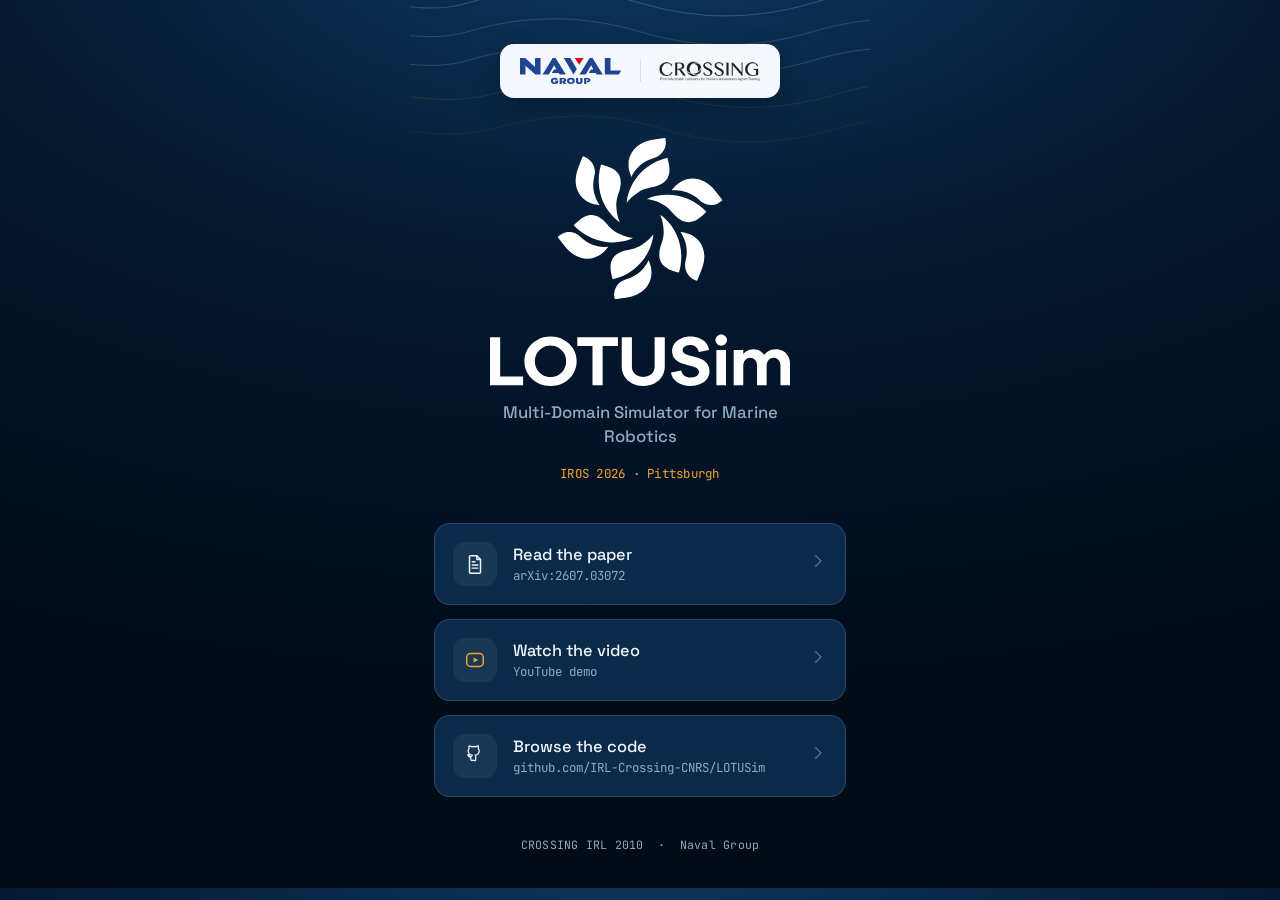
<file: docs/lotusim-links.html>
<!DOCTYPE html>
<html lang="en">
<head>
<meta charset="UTF-8">
<meta name="viewport" content="width=device-width, initial-scale=1, viewport-fit=cover">
<title>LOTUSim — Paper, Video & Code</title>
<link rel="preconnect" href="https://fonts.googleapis.com">
<link rel="preconnect" href="https://fonts.gstatic.com" crossorigin>
<link href="https://fonts.googleapis.com/css2?family=Space+Grotesk:wght@500;700&family=JetBrains+Mono:wght@400;500&display=swap" rel="stylesheet">
<style>
  :root {
    --bg-abyss: #04182F;
    --bg-deep: #020B18;
    --surface-card: #0B2A4A;
    --surface-card-hover: #123A63;
    --border-subtle: rgba(183,216,245,0.18);
    --text-foam: #EFF5FC;
    --text-slate: #93A9C2;
    --accent-amber: #F2A623;
    --chip-bg: #F4F7FB;
    color-scheme: dark;
    padding-top: env(safe-area-inset-top, 0px);
    padding-bottom: env(safe-area-inset-bottom, 0px);
  }
  @media (prefers-color-scheme: dark) {
    :root:not([data-theme="light"]) { color-scheme: dark; }
  }
  :root[data-theme="dark"] { color-scheme: dark; }

  * { box-sizing: border-box; }

  html { scroll-padding-top: env(safe-area-inset-top, 0px); }

  body {
    margin: 0;
    min-height: 100%;
    background: radial-gradient(120% 90% at 50% -10%, #0E3A63 0%, var(--bg-abyss) 45%, var(--bg-deep) 100%);
    color: var(--text-foam);
    font-family: 'Space Grotesk', system-ui, sans-serif;
    display: flex;
    justify-content: center;
  }

  .page {
    width: 100%;
    max-width: 460px;
    padding: 44px 24px calc(36px + env(safe-area-inset-bottom, 0px));
    position: relative;
  }

  /* drifting current lines behind the hero */
  .currents {
    position: absolute;
    top: 0; left: 0; right: 0;
    height: 340px;
    overflow: hidden;
    pointer-events: none;
    z-index: 0;
  }
  .currents svg {
    position: absolute;
    top: -20px; left: -25%;
    width: 150%;
    height: auto;
    opacity: 0.22;
    animation: drift 34s linear infinite;
  }
  .currents svg.layer2 {
    top: 60px;
    opacity: 0.14;
    animation-duration: 46s;
    animation-direction: reverse;
  }
  @keyframes drift {
    from { transform: translateX(0); }
    to { transform: translateX(-16.6%); }
  }
  @media (prefers-reduced-motion: reduce) {
    .currents svg { animation: none; }
  }

  header.brands {
    position: relative;
    z-index: 1;
    display: flex;
    justify-content: center;
    margin-bottom: 40px;
  }
  .brand-chip {
    background: var(--chip-bg);
    border-radius: 14px;
    padding: 14px 20px;
    display: flex;
    align-items: center;
    gap: 18px;
    box-shadow: 0 8px 24px rgba(0,0,0,0.28);
  }
  .brand-chip img { display: block; height: 20px; width: auto; }
  .brand-chip .divider { width: 1px; height: 22px; background: #D7DFE8; }
  .brand-chip svg.naval-logo { height: 26px; width: auto; display: block; }

  .hero {
    position: relative;
    z-index: 1;
    text-align: center;
    margin-bottom: 40px;
  }
  .hero .logo-mark {
    display: block;
    width: min(78%, 300px);
    height: auto;
    margin: 0 auto 14px;
  }
  .hero p {
    margin: 0;
    color: var(--text-slate);
    font-size: 1.05rem;
    font-weight: 500;
    line-height: 1.45;
    max-width: 320px;
    margin-inline: auto;
  }
  .hero .venue {
    display: inline-block;
    margin-top: 16px;
    font-family: 'JetBrains Mono', monospace;
    font-size: 0.78rem;
    color: var(--accent-amber);
    letter-spacing: 0.02em;
  }

  .links {
    position: relative;
    z-index: 1;
    display: flex;
    flex-direction: column;
    gap: 14px;
  }

  .link-card {
    display: flex;
    align-items: center;
    gap: 16px;
    padding: 18px 18px;
    background: var(--surface-card);
    border: 1px solid var(--border-subtle);
    border-radius: 16px;
    text-decoration: none;
    color: var(--text-foam);
    transition: background-color 0.18s ease, border-color 0.18s ease, transform 0.18s ease;
  }
  .link-card:hover, .link-card:focus-visible {
    background: var(--surface-card-hover);
    border-color: rgba(242,166,35,0.45);
    transform: translateY(-1px);
  }
  .link-card:focus-visible {
    outline: 2px solid var(--accent-amber);
    outline-offset: 2px;
  }
  .link-card:active { transform: translateY(0); }

  .icon-well {
    flex: none;
    width: 44px;
    height: 44px;
    border-radius: 12px;
    background: rgba(239,245,252,0.06);
    display: flex;
    align-items: center;
    justify-content: center;
  }
  .icon-well svg { width: 22px; height: 22px; }

  .link-text { flex: 1; min-width: 0; }
  .link-text .title {
    font-weight: 500;
    font-size: 1.02rem;
  }
  .link-text .sub {
    font-family: 'JetBrains Mono', monospace;
    font-size: 0.78rem;
    color: var(--text-slate);
    margin-top: 2px;
    overflow: hidden;
    text-overflow: ellipsis;
    white-space: nowrap;
  }

  .chevron { flex: none; opacity: 0.55; }

  footer {
    position: relative;
    z-index: 1;
    text-align: center;
    margin-top: 40px;
    color: var(--text-slate);
    font-family: 'JetBrains Mono', monospace;
    font-size: 0.72rem;
    letter-spacing: 0.02em;
  }
</style>
</head>
<body>
<div class="page">

  <div class="currents" aria-hidden="true">
    <svg viewBox="0 0 1200 200" xmlns="http://www.w3.org/2000/svg">
      <path d="M0 40 C 100 10, 200 70, 300 40 S 500 10, 600 40 S 800 70, 900 40 S 1100 10, 1200 40" fill="none" stroke="#B7D8F5" stroke-width="2"/>
      <path d="M0 90 C 100 60, 200 120, 300 90 S 500 60, 600 90 S 800 120, 900 90 S 1100 60, 1200 90" fill="none" stroke="#B7D8F5" stroke-width="1.5"/>
      <path d="M0 140 C 100 110, 200 170, 300 140 S 500 110, 600 140 S 800 170, 900 140 S 1100 110, 1200 140" fill="none" stroke="#B7D8F5" stroke-width="1.5"/>
    </svg>
    <svg class="layer2" viewBox="0 0 1200 200" xmlns="http://www.w3.org/2000/svg">
      <path d="M0 60 C 120 30, 220 90, 340 60 S 540 30, 640 60 S 840 90, 940 60 S 1140 30, 1200 60" fill="none" stroke="#F2A623" stroke-width="1.5"/>
      <path d="M0 120 C 120 90, 220 150, 340 120 S 540 90, 640 120 S 840 150, 940 120 S 1140 90, 1200 120" fill="none" stroke="#F2A623" stroke-width="1"/>
    </svg>
  </div>

  <header class="brands">
    <div class="brand-chip">
      <svg class="naval-logo" width="148px" height="38px" viewBox="0 0 148 38" version="1.1" xmlns="http://www.w3.org/2000/svg" xmlns:xlink="http://www.w3.org/1999/xlink">
    
    <g id="Icons-/-Logo-/-Dark" stroke="none" stroke-width="1" fill="none" fill-rule="evenodd">
        <polygon id="Fill-1" fill="#1F4492" points="22.0191285 0 22.0191285 13.1619543 7.529679 0 0 0 0 24 7.98445813 24 7.98445813 11.2287945 22.411501 24 30 24 30 0"></polygon>
        <polygon id="Fill-2" fill="#1F4492" points="124 0 124.00037 24 144.392672 24 148 18.3346741 132.235751 18.3346741 132.235751 0"></polygon>
        <polygon id="Fill-3" fill="#1F4492" points="64 0 78.2356183 24 83 15.9816633 73.6073028 0"></polygon>
        <polygon id="Fill-4" fill="#E1051E" points="80 0 86.4760498 10 93 0"></polygon>
        <polygon id="Fill-5" fill="#1F4492" points="101.816098 0 87 24 96.0107249 24 104.029723 10.7578375 107.220213 16.7425766 103.719446 16.7425766 100.414776 22.0547735 110.762665 22.0547735 111.982751 24 121 24 106.023689 0"></polygon>
        <polygon id="Fill-6" fill="#1F4492" points="47.8164606 0 33 24 42.0114499 24 50.0297228 10.7578375 53.2205757 16.7425766 49.7198081 16.7425766 46.4151386 22.0547735 56.7630277 22.0547735 57.9834755 24 67 24 52.0240512 0"></polygon>
        <path d="M50.7762078,38 C52.4813127,38 54.3053783,37.5097765 55.8122151,36.5544693 L55.8122151,32.896648 L51.9261623,32.896648 L50.6175934,34.8449721 L52.8910665,34.8449721 L52.8910665,35.2472067 C52.4020055,35.4986034 51.7146764,35.674581 50.7233364,35.674581 C49.0314494,35.674581 48.1722881,34.7067039 48.1722881,33.4874302 C48.1722881,32.2681564 49.0314494,31.325419 50.7233364,31.325419 C51.556062,31.325419 52.2169553,31.6019553 52.6531449,32.1801676 L55.4817685,31.4636872 C54.6754786,29.8924581 52.9571559,29 50.7233364,29 C47.3924339,29 45,30.8226257 45,33.4874302 C45,36.4790503 47.7228806,38 50.7762078,38 Z M61.0993619,37.8994413 L61.0993619,31.2374302 L63.2803099,31.2374302 C64.0337284,31.2374302 64.4038286,31.7653631 64.4038286,32.2807263 C64.4038286,32.8086592 64.0337284,33.3365922 63.2803099,33.3365922 L61.8924339,33.3365922 L61.8924339,35.4231844 L63.8486782,37.8994413 L67.6950775,37.8994413 L65.3290793,35.2094972 C66.7301732,34.8198324 67.642206,33.4874302 67.642206,32.2807263 C67.642206,30.646648 66.4393801,29.1005587 63.7429353,29.1005587 L57.9270738,29.1005587 L57.9270738,37.8994413 L61.0993619,37.8994413 Z M74.4097539,38 C77.8199635,38 80.1463081,36.1522346 80.1463081,33.4874302 C80.1463081,30.8226257 77.7538742,29 74.4097539,29 C71.0788514,29 68.6864175,30.8226257 68.6864175,33.4874302 C68.6864175,36.1522346 71.0127621,38 74.4097539,38 Z M74.4097539,35.6620112 C72.9161349,35.6620112 71.9247949,34.7946927 71.9247949,33.4874302 C71.9247949,32.1927374 72.9161349,31.325419 74.4097539,31.325419 C75.9033728,31.325419 76.9079307,32.1927374 76.9079307,33.4874302 C76.9079307,34.7946927 75.9033728,35.6620112 74.4097539,35.6620112 Z M86.5966272,38 C89.0683683,38 91.381495,36.7807263 91.381495,34.2416201 L91.381495,29.1005587 L88.2092069,29.1005587 L88.2092069,34.027933 C88.2092069,34.9958101 87.6672744,35.674581 86.5966272,35.674581 C85.5259799,35.674581 84.9708295,34.9958101 84.9708295,34.027933 L84.9708295,29.1005587 L81.7985415,29.1005587 L81.7985415,34.2416201 C81.7985415,36.7807263 84.1116682,38 86.5966272,38 Z M96.9329991,37.8994413 L96.9329991,31.2374302 L98.6248861,31.2374302 C99.3915223,31.2374302 99.7616226,31.7653631 99.7616226,32.2807263 C99.7616226,32.8086592 99.3915223,33.3365922 98.6248861,33.3365922 L97.7260711,33.3365922 L97.7260711,35.4231844 L98.7702826,35.4231844 C101.585688,35.4231844 103,33.8393855 103,32.2555866 C103,30.6843575 101.585688,29.1005587 98.7702826,29.1005587 L93.760711,29.1005587 L93.760711,37.8994413 L96.9329991,37.8994413 Z" id="GROUP" fill="#1F4492"></path>
    </g>
</svg>
      <div class="divider"></div>
      <img src="[data-uri]" alt="CROSSING — French Australian Laboratory for Humans-Autonomous Agents Teaming">
    </div>
  </header>

  <div class="hero">
    <svg class="logo-mark" aria-label="LOTUSim" role="img" id="Calque_2" xmlns="http://www.w3.org/2000/svg" viewBox="0 0 1294.31 1069.72"><defs><style>.cls-1{fill:#fff;}</style></defs><path class="cls-1" d="M0,859.91h43.82v169.33h98.97v37.53H0v-206.86Z"/><path class="cls-1" d="M163.17,909.41c9.91-16.25,23.49-29.06,40.75-38.42,17.26-9.35,36.32-14.04,57.15-14.04s39.88,4.68,57.15,14.04c17.26,9.36,30.84,22.16,40.75,38.42,9.91,16.25,14.87,34.23,14.87,53.93s-4.96,37.68-14.87,53.93c-9.91,16.25-23.49,29.06-40.75,38.42-17.26,9.36-36.31,14.04-57.15,14.04s-39.89-4.67-57.15-14.04c-17.26-9.35-30.84-22.16-40.75-38.42-9.91-16.25-14.86-34.23-14.86-53.93s4.95-37.68,14.86-53.93ZM202.55,997.62c5.92,10.24,13.99,18.37,24.2,24.38,10.21,6.02,21.65,9.01,34.32,9.01s23.85-3,34.16-9.01c10.31-6,18.43-14.13,24.36-24.38,5.92-10.24,8.89-21.67,8.89-34.28s-2.96-24.03-8.89-34.28c-5.93-10.24-14-18.37-24.21-24.38-10.21-6-21.65-9.01-34.32-9.01s-23.85,3-34.16,9.01c-10.32,6.02-18.44,14.14-24.36,24.38-5.93,10.24-8.89,21.67-8.89,34.28s2.96,24.03,8.89,34.28Z"/><path class="cls-1" d="M442.17,897.44h-65.57v-37.53h175.28v37.53h-65.88v169.33h-43.82v-169.33Z"/><path class="cls-1" d="M612.23,859.91v125.6c0,8.67,1.99,16.45,5.97,23.35,3.98,6.9,9.7,12.31,17.16,16.25,7.45,3.95,16.09,5.91,25.89,5.91s18.39-1.97,25.74-5.91c7.35-3.94,13.07-9.35,17.16-16.25,4.09-6.9,6.13-14.68,6.13-23.35v-125.6h43.82v125.6c0,16.16-3.99,30.64-11.95,43.44-7.97,12.81-19,22.81-33.09,29.99-14.09,7.19-30.03,10.79-47.8,10.79s-33.71-3.59-47.8-10.79c-14.09-7.19-25.13-17.19-33.09-29.99-7.96-12.8-11.95-27.28-11.95-43.44v-125.6h43.82Z"/><path class="cls-1" d="M838.21,1025.54c6.84,5.22,16.19,7.83,28.04,7.83,6.94,0,13.12-1.08,18.54-3.25,5.41-2.17,9.6-5.07,12.56-8.72,2.96-3.64,4.44-7.73,4.44-12.26,0-5.32-1.89-9.65-5.67-13-3.78-3.35-8.53-6.06-14.25-8.13-5.72-2.07-13.69-4.38-23.9-6.94-14.91-3.74-27.22-7.54-36.92-11.38-9.7-3.84-18.03-9.9-24.97-18.18-6.95-8.27-10.42-19.4-10.42-33.39,0-11.42,3.47-21.81,10.42-31.18,6.94-9.35,16.44-16.69,28.49-22.01,12.05-5.32,25.33-7.98,39.83-7.98s27.89,2.47,39.53,7.39c11.64,4.93,20.99,11.72,28.04,20.39,7.04,8.67,11.38,18.62,13.02,29.85l-44.12,8.57c-1.64-9.06-5.78-16.3-12.41-21.72-6.64-5.42-15.17-8.13-25.59-8.13-6.33,0-11.9.99-16.7,2.96-4.8,1.97-8.53,4.63-11.18,7.98-2.65,3.35-3.98,7.19-3.98,11.52,0,4.93,1.78,8.96,5.36,12.12,3.57,3.15,8.12,5.67,13.64,7.54,5.51,1.87,13.17,4.09,22.98,6.65,15.32,3.74,27.89,7.64,37.69,11.67,9.8,4.04,18.28,10.4,25.43,19.06,7.15,8.67,10.73,20.39,10.73,35.16,0,11.63-3.58,22.12-10.73,31.48-7.15,9.36-16.96,16.74-29.42,22.16-12.46,5.41-26.35,8.12-41.67,8.12-23.09,0-42.18-5.22-57.3-15.66-15.12-10.44-24.1-24.42-26.96-41.96l44.13-8.57c2.04,9.46,6.48,16.8,13.33,22.02Z"/><path class="cls-1" d="M979.93,855.03c4.9-4.63,10.72-6.95,17.46-6.95s12.87,2.32,17.77,6.95c4.9,4.63,7.35,10.29,7.35,16.99s-2.45,12.12-7.35,16.84c-4.9,4.73-10.83,7.09-17.77,7.09s-12.56-2.36-17.46-7.09c-4.9-4.73-7.35-10.34-7.35-16.84s2.45-12.36,7.35-16.99ZM976.86,914.28h41.37v152.49h-41.37v-152.49Z"/><path class="cls-1" d="M1051.32,914.28h41.37v36.35l-6.74-7.39c4.9-9.65,11.69-17.39,20.38-23.2,8.68-5.81,18.54-8.72,29.57-8.72,12.26,0,22.98,3.2,32.18,9.6,9.19,6.4,16.13,15.22,20.84,26.45l-12.87-.89c5.31-10.83,12.87-19.4,22.68-25.71,9.8-6.3,20.84-9.46,33.09-9.46s23.13,2.71,32.63,8.12c9.5,5.42,16.85,12.91,22.06,22.46,5.21,9.56,7.82,20.34,7.82,32.36v92.5h-41.06v-85.4c0-6.5-1.28-12.31-3.83-17.43-2.56-5.12-6.08-9.11-10.58-11.97-4.5-2.85-9.7-4.28-15.63-4.28-5.51,0-10.52,1.43-15.01,4.28-4.5,2.86-8.07,6.84-10.73,11.97-2.65,5.12-3.98,10.93-3.98,17.43v85.4h-41.37v-85.4c0-6.5-1.23-12.31-3.68-17.43s-5.93-9.11-10.42-11.97c-4.5-2.85-9.7-4.28-15.63-4.28-5.52,0-10.52,1.43-15.02,4.28-4.5,2.86-8.07,6.84-10.72,11.97-2.66,5.12-3.99,10.93-3.99,17.43v85.4h-41.37v-152.49Z"/><g id="_Répétition_radiale_"><g id="_Répétition_radiale_-2"><path class="cls-1" d="M529.23,609.81c-8.32-29.57-16.14-63.07,0-89.36,11.92-19.31,34.39-30.02,56.7-35.77,11.5-2.96,40.28-5.48,66.69-22.35,39.34-25.06,51.36-47.46,51.36-47.46.97,14.32-4.21,31.12-8.47,44.7-4.46,14.34-10.5,28.16-17.98,41.24-14.87,26.02-35.32,48.87-59.43,67.1-26.23,19.79-56.7,34.07-88.86,41.89Z"/></g></g><g id="_Répétition_radiale_-3"><g id="_Répétition_radiale_-4"><path class="cls-1" d="M361.06,376.56c21.44-21.99,46.55-45.51,77.39-44.68,22.68.67,43.19,14.77,59.33,31.22,8.31,8.48,24.88,32.14,52.7,46.58,41.38,21.54,66.78,20.75,66.78,20.75-11.91,8-29.05,11.91-42.95,15.01-14.65,3.3-29.63,4.99-44.71,5.05-29.97.13-59.98-6.15-87.83-17.92-30.25-12.82-57.86-32.07-80.71-56.01Z"/></g></g><g id="_Répétition_radiale_-5"><g id="_Répétition_radiale_-6"><path class="cls-1" d="M478.98,114.29c29.76,7.58,62.69,17.56,77.38,44.68,10.76,19.98,8.81,44.79,2.63,66.99-3.19,11.44-15.4,37.62-13.99,68.93,2.03,46.6,15.42,68.21,15.42,68.21-12.89-6.32-24.84-19.21-34.48-29.69-10.19-11.04-19.13-23.17-26.73-36.2-15.1-25.89-24.66-55.02-28.39-85.02-4.02-32.61-1.16-66.14,8.15-97.9Z"/></g></g><g id="_Répétition_radiale_-7"><g id="_Répétition_radiale_-8"><path class="cls-1" d="M765.08,85.27c8.32,29.57,16.14,63.07,0,89.36-11.92,19.31-34.39,30.02-56.7,35.77-11.5,2.96-40.28,5.48-66.69,22.35-39.34,25.06-51.36,47.46-51.36,47.46-.97-14.32,4.21-31.12,8.47-44.7,4.46-14.34,10.5-28.16,17.98-41.24,14.87-26.02,35.32-48.87,59.43-67.1,26.23-19.79,56.7-34.07,88.86-41.89Z"/></g></g><g id="_Répétition_radiale_-9"><g id="_Répétition_radiale_-10"><path class="cls-1" d="M933.25,318.53c-21.44,21.99-46.55,45.51-77.39,44.68-22.68-.67-43.19-14.77-59.33-31.22-8.31-8.48-24.88-32.14-52.7-46.58-41.38-21.54-66.78-20.75-66.78-20.75,11.91-8,29.05-11.91,42.95-15.01,14.65-3.3,29.63-4.99,44.71-5.05,29.97-.13,59.98,6.15,87.83,17.92,30.25,12.82,57.86,32.07,80.71,56.01Z"/></g></g><g id="_Répétition_radiale_-11"><g id="_Répétition_radiale_-12"><path class="cls-1" d="M815.33,580.8c-29.76-7.58-62.69-17.56-77.38-44.68-10.76-19.98-8.81-44.79-2.63-66.99,3.19-11.44,15.4-37.62,13.99-68.93-2.03-46.6-15.42-68.21-15.42-68.21,12.89,6.32,24.84,19.21,34.48,29.69,10.19,11.04,19.13,23.17,26.73,36.2,15.1,25.89,24.66,55.02,28.39,85.02,4.02,32.61,1.16,66.14-8.15,97.9Z"/></g></g><g id="_Répétition_radiale_-13"><path class="cls-1" d="M684.62,526.95l5.43,15.62c22.38,64.35-12.41,123.03-78.83,140.74-20.52,5.47-73.26,11.78-73.26,11.78-1.23-6.29-2.72-17.78-2.24-23.98,1.67-21.58,13.28-41.65,32.26-53.16,12.22-7.41,27.07-10.73,40.55-16.27,48.14-19.79,70.41-63.11,76.08-74.72Z"/></g><g id="_Répétition_radiale_-14"><path class="cls-1" d="M510.52,469.7l-10.81,12.51c-44.54,51.55-112.76,50.77-161.3,2.1-15-15.03-46.83-57.56-46.83-57.56,4.84-4.21,14.04-11.25,19.65-13.93,19.52-9.34,42.71-9.33,62.16,1.36,12.52,6.88,22.83,18.08,34.37,26.99,41.21,31.8,89.86,29.42,102.75,28.53Z"/></g><g id="_Répétition_radiale_-15"><path class="cls-1" d="M473.05,290.29l-16.24-3.1c-66.91-12.8-100.35-72.27-82.47-138.64,5.52-20.51,26.43-69.33,26.43-69.33,6.06,2.08,16.76,6.54,21.89,10.05,17.85,12.23,29.43,32.32,29.9,54.52.3,14.28-4.25,28.81-6.19,43.26-6.93,51.59,19.45,92.53,26.67,103.25Z"/></g><g id="_Répétition_radiale_-16"><path class="cls-1" d="M609.69,168.13l-5.43-15.62c-22.38-64.35,12.41-123.03,78.83-140.74,20.52-5.47,73.26-11.78,73.26-11.78,1.23,6.29,2.72,17.78,2.24,23.98-1.67,21.58-13.28,41.65-32.26,53.16-12.22,7.41-27.07,10.73-40.55,16.27-48.14,19.79-70.41,63.11-76.08,74.72Z"/></g><g id="_Répétition_radiale_-17"><path class="cls-1" d="M783.8,225.39l10.81-12.51c44.54-51.55,112.76-50.77,161.3-2.1,15,15.03,46.83,57.56,46.83,57.56-4.84,4.21-14.04,11.25-19.65,13.93-19.52,9.34-42.71,9.33-62.16-1.36-12.52-6.88-22.83-18.08-34.37-26.99-41.21-31.8-89.86-29.42-102.75-28.53Z"/></g><g id="_Répétition_radiale_-18"><path class="cls-1" d="M821.26,404.8l16.24,3.1c66.91,12.8,100.35,72.27,82.47,138.64-5.52,20.51-26.43,69.33-26.43,69.33-6.06-2.08-16.76-6.54-21.89-10.05-17.85-12.23-29.43-32.32-29.9-54.52-.3-14.28,4.25-28.81,6.19-43.26,6.93-51.59-19.45-92.53-26.67-103.25Z"/></g></svg>
    <p>Multi-Domain Simulator for Marine Robotics</p>
    <span class="venue">IROS 2026 · Pittsburgh</span>
  </div>

  <nav class="links">
    <a class="link-card" href="https://arxiv.org/abs/2607.03072" target="_blank" rel="noopener noreferrer">
      <span class="icon-well">
        <svg viewBox="0 0 24 24" fill="none" stroke="#EFF5FC" stroke-width="1.6" stroke-linecap="round" stroke-linejoin="round"><path d="M7 3h7l4 4v14a1 1 0 0 1-1 1H7a1 1 0 0 1-1-1V4a1 1 0 0 1 1-1Z"/><path d="M14 3v4h4"/><path d="M9 13h6M9 16.5h6M9 9.5h3"/></svg>
      </span>
      <span class="link-text">
        <div class="title">Read the paper</div>
        <div class="sub">arXiv:2607.03072</div>
      </span>
      <span class="chevron">
        <svg width="18" height="18" viewBox="0 0 24 24" fill="none" stroke="#93A9C2" stroke-width="1.8" stroke-linecap="round" stroke-linejoin="round"><path d="M9 5l7 7-7 7"/></svg>
      </span>
    </a>

    <a class="link-card" href="https://www.youtube.com/watch?v=iXDz8ZqSpq4" target="_blank" rel="noopener noreferrer">
      <span class="icon-well">
        <svg viewBox="0 0 24 24" fill="none" stroke="#F2A623" stroke-width="1.6" stroke-linecap="round" stroke-linejoin="round"><rect x="3" y="5" width="18" height="14" rx="4"/><path d="M10.5 9.2v5.6l5-2.8-5-2.8Z" fill="#F2A623" stroke="none"/></svg>
      </span>
      <span class="link-text">
        <div class="title">Watch the video</div>
        <div class="sub">YouTube demo</div>
      </span>
      <span class="chevron">
        <svg width="18" height="18" viewBox="0 0 24 24" fill="none" stroke="#93A9C2" stroke-width="1.8" stroke-linecap="round" stroke-linejoin="round"><path d="M9 5l7 7-7 7"/></svg>
      </span>
    </a>

    <a class="link-card" href="https://github.com/IRL-Crossing-CNRS/LOTUSim" target="_blank" rel="noopener noreferrer">
      <span class="icon-well">
        <svg viewBox="0 0 24 24" fill="none" stroke="#EFF5FC" stroke-width="1.6" stroke-linecap="round" stroke-linejoin="round"><path d="M8 18.5 6.5 19c-1.2.4-2-.3-2-1.5v-2.7c-2 .4-2.6-.9-2.6-.9-.5-1.2-1.1-1.5-1.1-1.5-1-.6.1-.6.1-.6 1 .1 1.6 1.1 1.6 1.1.9 1.6 2.5 1.1 3.1.8.1-.7.4-1.1.7-1.4-2.5-.3-5.1-1.3-5.1-5.6 0-1.2.4-2.2 1.1-3-.1-.3-.5-1.5.1-3.1 0 0 .9-.3 3 1.1a10 10 0 0 1 5.4 0c2.1-1.4 3-1.1 3-1.1.6 1.6.2 2.8.1 3.1.7.8 1.1 1.8 1.1 3 0 4.3-2.6 5.3-5.1 5.6.4.4.8 1.1.8 2.2v3.3c0 1.2-.8 1.9-2 1.5" transform="translate(3.6 0.5) scale(0.86)"/></svg>
      </span>
      <span class="link-text">
        <div class="title">Browse the code</div>
        <div class="sub">github.com/IRL-Crossing-CNRS/LOTUSim</div>
      </span>
      <span class="chevron">
        <svg width="18" height="18" viewBox="0 0 24 24" fill="none" stroke="#93A9C2" stroke-width="1.8" stroke-linecap="round" stroke-linejoin="round"><path d="M9 5l7 7-7 7"/></svg>
      </span>
    </a>
  </nav>

  <footer>CROSSING IRL 2010 &nbsp;·&nbsp; Naval Group</footer>

</div>
</body>
</html>
</file>
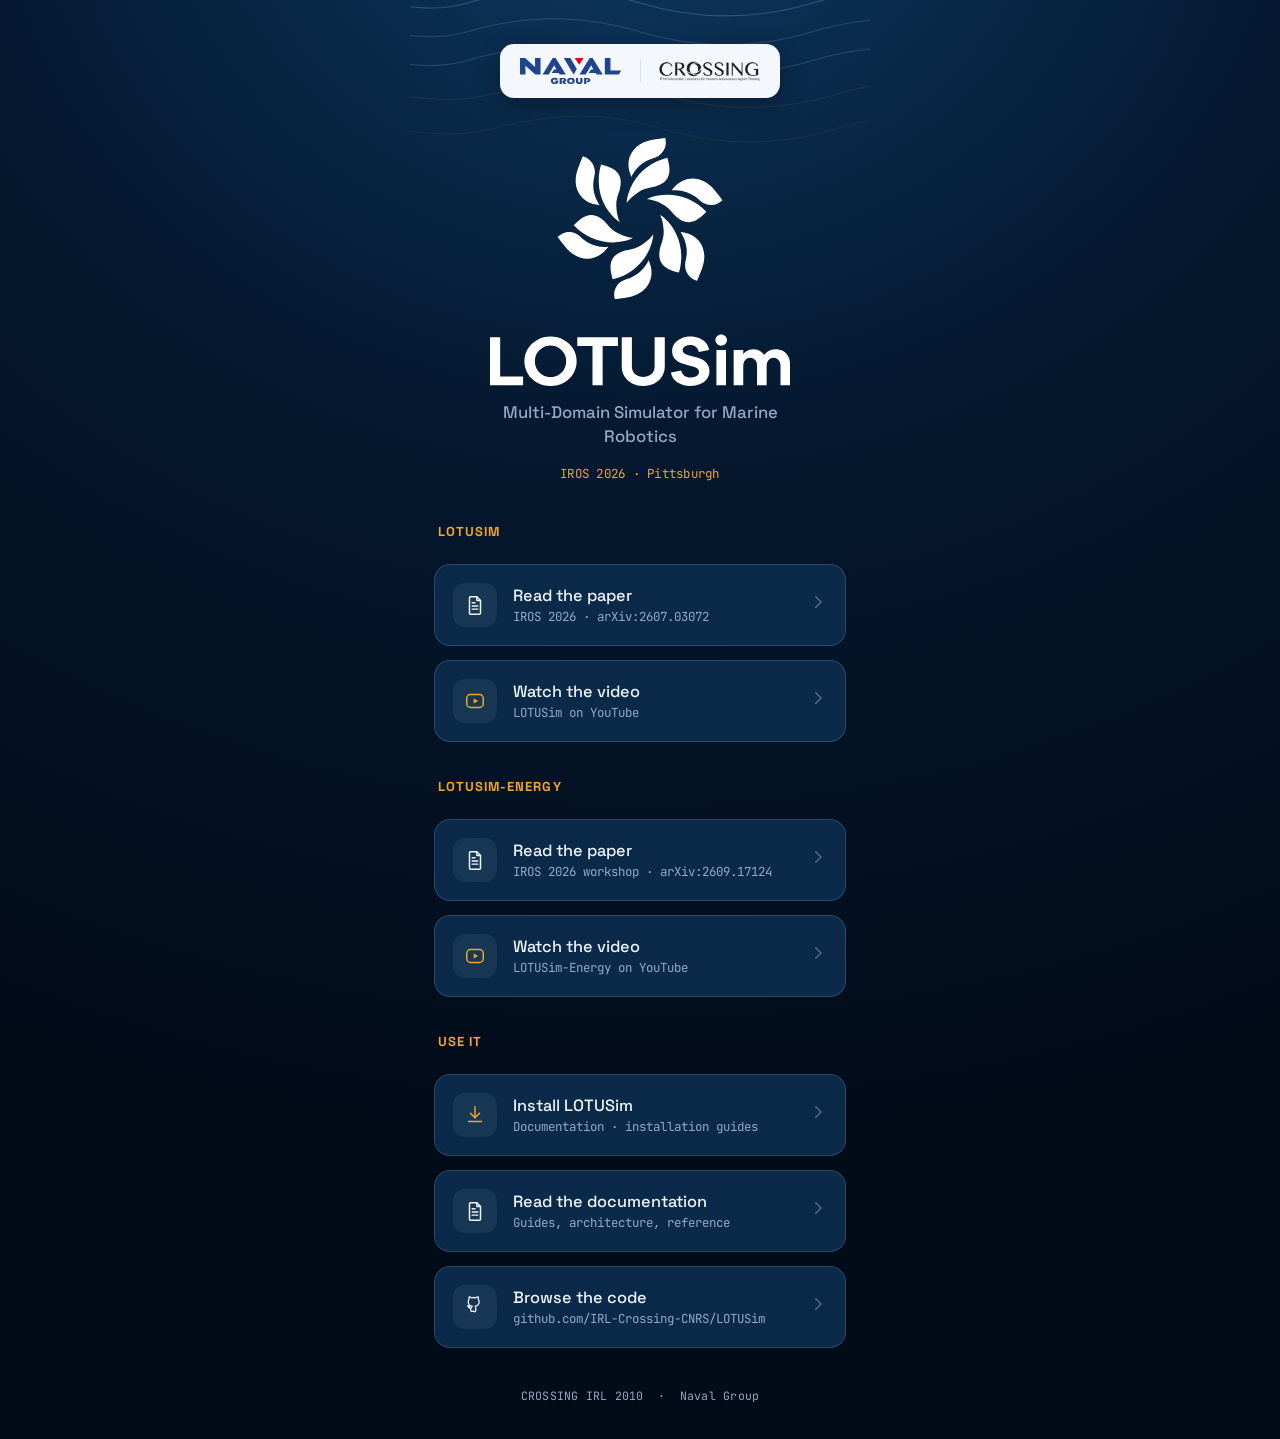
<file: docs/site/_extra/lotusim-links.html>
<!DOCTYPE html>
<html lang="en">
<head>
<meta charset="UTF-8">
<meta name="viewport" content="width=device-width, initial-scale=1, viewport-fit=cover">
<title>LOTUSim — Paper, Video & Code</title>
<link rel="preconnect" href="https://fonts.googleapis.com">
<link rel="preconnect" href="https://fonts.gstatic.com" crossorigin>
<link href="https://fonts.googleapis.com/css2?family=Space+Grotesk:wght@500;700&family=JetBrains+Mono:wght@400;500&display=swap" rel="stylesheet">
<style>
  :root {
    --bg-abyss: #04182F;
    --bg-deep: #020B18;
    --surface-card: #0B2A4A;
    --surface-card-hover: #123A63;
    --border-subtle: rgba(183,216,245,0.18);
    --text-foam: #EFF5FC;
    --text-slate: #93A9C2;
    --accent-amber: #F2A623;
    --chip-bg: #F4F7FB;
    color-scheme: dark;
    padding-top: env(safe-area-inset-top, 0px);
    padding-bottom: env(safe-area-inset-bottom, 0px);
  }
  @media (prefers-color-scheme: dark) {
    :root:not([data-theme="light"]) { color-scheme: dark; }
  }
  :root[data-theme="dark"] { color-scheme: dark; }

  * { box-sizing: border-box; }

  html { scroll-padding-top: env(safe-area-inset-top, 0px); }

  body {
    margin: 0;
    min-height: 100%;
    background: radial-gradient(120% 90% at 50% -10%, #0E3A63 0%, var(--bg-abyss) 45%, var(--bg-deep) 100%);
    color: var(--text-foam);
    font-family: 'Space Grotesk', system-ui, sans-serif;
    display: flex;
    justify-content: center;
  }

  .page {
    width: 100%;
    max-width: 460px;
    padding: 44px 24px calc(36px + env(safe-area-inset-bottom, 0px));
    position: relative;
  }

  /* drifting current lines behind the hero */
  .currents {
    position: absolute;
    top: 0; left: 0; right: 0;
    height: 340px;
    overflow: hidden;
    pointer-events: none;
    z-index: 0;
  }
  .currents svg {
    position: absolute;
    top: -20px; left: -25%;
    width: 150%;
    height: auto;
    opacity: 0.22;
    animation: drift 34s linear infinite;
  }
  .currents svg.layer2 {
    top: 60px;
    opacity: 0.14;
    animation-duration: 46s;
    animation-direction: reverse;
  }
  @keyframes drift {
    from { transform: translateX(0); }
    to { transform: translateX(-16.6%); }
  }
  @media (prefers-reduced-motion: reduce) {
    .currents svg { animation: none; }
  }

  header.brands {
    position: relative;
    z-index: 1;
    display: flex;
    justify-content: center;
    margin-bottom: 40px;
  }
  .brand-chip {
    background: var(--chip-bg);
    border-radius: 14px;
    padding: 14px 20px;
    display: flex;
    align-items: center;
    gap: 18px;
    box-shadow: 0 8px 24px rgba(0,0,0,0.28);
  }
  .brand-chip img { display: block; height: 20px; width: auto; }
  .brand-chip .divider { width: 1px; height: 22px; background: #D7DFE8; }
  .brand-chip svg.naval-logo { height: 26px; width: auto; display: block; }

  .hero {
    position: relative;
    z-index: 1;
    text-align: center;
    margin-bottom: 40px;
  }
  .hero .logo-mark {
    display: block;
    width: min(78%, 300px);
    height: auto;
    margin: 0 auto 14px;
  }
  .hero p {
    margin: 0;
    color: var(--text-slate);
    font-size: 1.05rem;
    font-weight: 500;
    line-height: 1.45;
    max-width: 320px;
    margin-inline: auto;
  }
  .hero .venue {
    display: inline-block;
    margin-top: 16px;
    font-family: 'JetBrains Mono', monospace;
    font-size: 0.78rem;
    color: var(--accent-amber);
    letter-spacing: 0.02em;
  }

  .links {
    position: relative;
    z-index: 1;
    display: flex;
    flex-direction: column;
    gap: 14px;
  }

  .link-card {
    display: flex;
    align-items: center;
    gap: 16px;
    padding: 18px 18px;
    background: var(--surface-card);
    border: 1px solid var(--border-subtle);
    border-radius: 16px;
    text-decoration: none;
    color: var(--text-foam);
    transition: background-color 0.18s ease, border-color 0.18s ease, transform 0.18s ease;
  }
  .link-card:hover, .link-card:focus-visible {
    background: var(--surface-card-hover);
    border-color: rgba(242,166,35,0.45);
    transform: translateY(-1px);
  }
  .link-card:focus-visible {
    outline: 2px solid var(--accent-amber);
    outline-offset: 2px;
  }
  .link-card:active { transform: translateY(0); }

  .icon-well {
    flex: none;
    width: 44px;
    height: 44px;
    border-radius: 12px;
    background: rgba(239,245,252,0.06);
    display: flex;
    align-items: center;
    justify-content: center;
  }
  .icon-well svg { width: 22px; height: 22px; }

  .link-text { flex: 1; min-width: 0; }
  .link-text .title {
    font-weight: 500;
    font-size: 1.02rem;
  }
  .link-text .sub {
    font-family: 'JetBrains Mono', monospace;
    font-size: 0.78rem;
    color: var(--text-slate);
    margin-top: 2px;
    overflow: hidden;
    text-overflow: ellipsis;
    white-space: nowrap;
  }

  .chevron { flex: none; opacity: 0.55; }

  footer {
    position: relative;
    z-index: 1;
    text-align: center;
    margin-top: 40px;
    color: var(--text-slate);
    font-family: 'JetBrains Mono', monospace;
    font-size: 0.72rem;
    letter-spacing: 0.02em;
  }
  .group-title {
    margin: 22px 4px 10px;
    font-size: 13px;
    font-weight: 700;
    letter-spacing: 0.08em;
    text-transform: uppercase;
    color: var(--accent-amber);
  }
  .links .group-title:first-child { margin-top: 0; }
</style>
</head>
<body>
<div class="page">

  <div class="currents" aria-hidden="true">
    <svg viewBox="0 0 1200 200" xmlns="http://www.w3.org/2000/svg">
      <path d="M0 40 C 100 10, 200 70, 300 40 S 500 10, 600 40 S 800 70, 900 40 S 1100 10, 1200 40" fill="none" stroke="#B7D8F5" stroke-width="2"/>
      <path d="M0 90 C 100 60, 200 120, 300 90 S 500 60, 600 90 S 800 120, 900 90 S 1100 60, 1200 90" fill="none" stroke="#B7D8F5" stroke-width="1.5"/>
      <path d="M0 140 C 100 110, 200 170, 300 140 S 500 110, 600 140 S 800 170, 900 140 S 1100 110, 1200 140" fill="none" stroke="#B7D8F5" stroke-width="1.5"/>
    </svg>
    <svg class="layer2" viewBox="0 0 1200 200" xmlns="http://www.w3.org/2000/svg">
      <path d="M0 60 C 120 30, 220 90, 340 60 S 540 30, 640 60 S 840 90, 940 60 S 1140 30, 1200 60" fill="none" stroke="#F2A623" stroke-width="1.5"/>
      <path d="M0 120 C 120 90, 220 150, 340 120 S 540 90, 640 120 S 840 150, 940 120 S 1140 90, 1200 120" fill="none" stroke="#F2A623" stroke-width="1"/>
    </svg>
  </div>

  <header class="brands">
    <div class="brand-chip">
      <svg class="naval-logo" width="148px" height="38px" viewBox="0 0 148 38" version="1.1" xmlns="http://www.w3.org/2000/svg" xmlns:xlink="http://www.w3.org/1999/xlink">
    
    <g id="Icons-/-Logo-/-Dark" stroke="none" stroke-width="1" fill="none" fill-rule="evenodd">
        <polygon id="Fill-1" fill="#1F4492" points="22.0191285 0 22.0191285 13.1619543 7.529679 0 0 0 0 24 7.98445813 24 7.98445813 11.2287945 22.411501 24 30 24 30 0"></polygon>
        <polygon id="Fill-2" fill="#1F4492" points="124 0 124.00037 24 144.392672 24 148 18.3346741 132.235751 18.3346741 132.235751 0"></polygon>
        <polygon id="Fill-3" fill="#1F4492" points="64 0 78.2356183 24 83 15.9816633 73.6073028 0"></polygon>
        <polygon id="Fill-4" fill="#E1051E" points="80 0 86.4760498 10 93 0"></polygon>
        <polygon id="Fill-5" fill="#1F4492" points="101.816098 0 87 24 96.0107249 24 104.029723 10.7578375 107.220213 16.7425766 103.719446 16.7425766 100.414776 22.0547735 110.762665 22.0547735 111.982751 24 121 24 106.023689 0"></polygon>
        <polygon id="Fill-6" fill="#1F4492" points="47.8164606 0 33 24 42.0114499 24 50.0297228 10.7578375 53.2205757 16.7425766 49.7198081 16.7425766 46.4151386 22.0547735 56.7630277 22.0547735 57.9834755 24 67 24 52.0240512 0"></polygon>
        <path d="M50.7762078,38 C52.4813127,38 54.3053783,37.5097765 55.8122151,36.5544693 L55.8122151,32.896648 L51.9261623,32.896648 L50.6175934,34.8449721 L52.8910665,34.8449721 L52.8910665,35.2472067 C52.4020055,35.4986034 51.7146764,35.674581 50.7233364,35.674581 C49.0314494,35.674581 48.1722881,34.7067039 48.1722881,33.4874302 C48.1722881,32.2681564 49.0314494,31.325419 50.7233364,31.325419 C51.556062,31.325419 52.2169553,31.6019553 52.6531449,32.1801676 L55.4817685,31.4636872 C54.6754786,29.8924581 52.9571559,29 50.7233364,29 C47.3924339,29 45,30.8226257 45,33.4874302 C45,36.4790503 47.7228806,38 50.7762078,38 Z M61.0993619,37.8994413 L61.0993619,31.2374302 L63.2803099,31.2374302 C64.0337284,31.2374302 64.4038286,31.7653631 64.4038286,32.2807263 C64.4038286,32.8086592 64.0337284,33.3365922 63.2803099,33.3365922 L61.8924339,33.3365922 L61.8924339,35.4231844 L63.8486782,37.8994413 L67.6950775,37.8994413 L65.3290793,35.2094972 C66.7301732,34.8198324 67.642206,33.4874302 67.642206,32.2807263 C67.642206,30.646648 66.4393801,29.1005587 63.7429353,29.1005587 L57.9270738,29.1005587 L57.9270738,37.8994413 L61.0993619,37.8994413 Z M74.4097539,38 C77.8199635,38 80.1463081,36.1522346 80.1463081,33.4874302 C80.1463081,30.8226257 77.7538742,29 74.4097539,29 C71.0788514,29 68.6864175,30.8226257 68.6864175,33.4874302 C68.6864175,36.1522346 71.0127621,38 74.4097539,38 Z M74.4097539,35.6620112 C72.9161349,35.6620112 71.9247949,34.7946927 71.9247949,33.4874302 C71.9247949,32.1927374 72.9161349,31.325419 74.4097539,31.325419 C75.9033728,31.325419 76.9079307,32.1927374 76.9079307,33.4874302 C76.9079307,34.7946927 75.9033728,35.6620112 74.4097539,35.6620112 Z M86.5966272,38 C89.0683683,38 91.381495,36.7807263 91.381495,34.2416201 L91.381495,29.1005587 L88.2092069,29.1005587 L88.2092069,34.027933 C88.2092069,34.9958101 87.6672744,35.674581 86.5966272,35.674581 C85.5259799,35.674581 84.9708295,34.9958101 84.9708295,34.027933 L84.9708295,29.1005587 L81.7985415,29.1005587 L81.7985415,34.2416201 C81.7985415,36.7807263 84.1116682,38 86.5966272,38 Z M96.9329991,37.8994413 L96.9329991,31.2374302 L98.6248861,31.2374302 C99.3915223,31.2374302 99.7616226,31.7653631 99.7616226,32.2807263 C99.7616226,32.8086592 99.3915223,33.3365922 98.6248861,33.3365922 L97.7260711,33.3365922 L97.7260711,35.4231844 L98.7702826,35.4231844 C101.585688,35.4231844 103,33.8393855 103,32.2555866 C103,30.6843575 101.585688,29.1005587 98.7702826,29.1005587 L93.760711,29.1005587 L93.760711,37.8994413 L96.9329991,37.8994413 Z" id="GROUP" fill="#1F4492"></path>
    </g>
</svg>
      <div class="divider"></div>
      <img src="[data-uri]" alt="CROSSING — French Australian Laboratory for Humans-Autonomous Agents Teaming">
    </div>
  </header>

  <div class="hero">
    <svg class="logo-mark" aria-label="LOTUSim" role="img" id="Calque_2" xmlns="http://www.w3.org/2000/svg" viewBox="0 0 1294.31 1069.72"><defs><style>.cls-1{fill:#fff;}</style></defs><path class="cls-1" d="M0,859.91h43.82v169.33h98.97v37.53H0v-206.86Z"/><path class="cls-1" d="M163.17,909.41c9.91-16.25,23.49-29.06,40.75-38.42,17.26-9.35,36.32-14.04,57.15-14.04s39.88,4.68,57.15,14.04c17.26,9.36,30.84,22.16,40.75,38.42,9.91,16.25,14.87,34.23,14.87,53.93s-4.96,37.68-14.87,53.93c-9.91,16.25-23.49,29.06-40.75,38.42-17.26,9.36-36.31,14.04-57.15,14.04s-39.89-4.67-57.15-14.04c-17.26-9.35-30.84-22.16-40.75-38.42-9.91-16.25-14.86-34.23-14.86-53.93s4.95-37.68,14.86-53.93ZM202.55,997.62c5.92,10.24,13.99,18.37,24.2,24.38,10.21,6.02,21.65,9.01,34.32,9.01s23.85-3,34.16-9.01c10.31-6,18.43-14.13,24.36-24.38,5.92-10.24,8.89-21.67,8.89-34.28s-2.96-24.03-8.89-34.28c-5.93-10.24-14-18.37-24.21-24.38-10.21-6-21.65-9.01-34.32-9.01s-23.85,3-34.16,9.01c-10.32,6.02-18.44,14.14-24.36,24.38-5.93,10.24-8.89,21.67-8.89,34.28s2.96,24.03,8.89,34.28Z"/><path class="cls-1" d="M442.17,897.44h-65.57v-37.53h175.28v37.53h-65.88v169.33h-43.82v-169.33Z"/><path class="cls-1" d="M612.23,859.91v125.6c0,8.67,1.99,16.45,5.97,23.35,3.98,6.9,9.7,12.31,17.16,16.25,7.45,3.95,16.09,5.91,25.89,5.91s18.39-1.97,25.74-5.91c7.35-3.94,13.07-9.35,17.16-16.25,4.09-6.9,6.13-14.68,6.13-23.35v-125.6h43.82v125.6c0,16.16-3.99,30.64-11.95,43.44-7.97,12.81-19,22.81-33.09,29.99-14.09,7.19-30.03,10.79-47.8,10.79s-33.71-3.59-47.8-10.79c-14.09-7.19-25.13-17.19-33.09-29.99-7.96-12.8-11.95-27.28-11.95-43.44v-125.6h43.82Z"/><path class="cls-1" d="M838.21,1025.54c6.84,5.22,16.19,7.83,28.04,7.83,6.94,0,13.12-1.08,18.54-3.25,5.41-2.17,9.6-5.07,12.56-8.72,2.96-3.64,4.44-7.73,4.44-12.26,0-5.32-1.89-9.65-5.67-13-3.78-3.35-8.53-6.06-14.25-8.13-5.72-2.07-13.69-4.38-23.9-6.94-14.91-3.74-27.22-7.54-36.92-11.38-9.7-3.84-18.03-9.9-24.97-18.18-6.95-8.27-10.42-19.4-10.42-33.39,0-11.42,3.47-21.81,10.42-31.18,6.94-9.35,16.44-16.69,28.49-22.01,12.05-5.32,25.33-7.98,39.83-7.98s27.89,2.47,39.53,7.39c11.64,4.93,20.99,11.72,28.04,20.39,7.04,8.67,11.38,18.62,13.02,29.85l-44.12,8.57c-1.64-9.06-5.78-16.3-12.41-21.72-6.64-5.42-15.17-8.13-25.59-8.13-6.33,0-11.9.99-16.7,2.96-4.8,1.97-8.53,4.63-11.18,7.98-2.65,3.35-3.98,7.19-3.98,11.52,0,4.93,1.78,8.96,5.36,12.12,3.57,3.15,8.12,5.67,13.64,7.54,5.51,1.87,13.17,4.09,22.98,6.65,15.32,3.74,27.89,7.64,37.69,11.67,9.8,4.04,18.28,10.4,25.43,19.06,7.15,8.67,10.73,20.39,10.73,35.16,0,11.63-3.58,22.12-10.73,31.48-7.15,9.36-16.96,16.74-29.42,22.16-12.46,5.41-26.35,8.12-41.67,8.12-23.09,0-42.18-5.22-57.3-15.66-15.12-10.44-24.1-24.42-26.96-41.96l44.13-8.57c2.04,9.46,6.48,16.8,13.33,22.02Z"/><path class="cls-1" d="M979.93,855.03c4.9-4.63,10.72-6.95,17.46-6.95s12.87,2.32,17.77,6.95c4.9,4.63,7.35,10.29,7.35,16.99s-2.45,12.12-7.35,16.84c-4.9,4.73-10.83,7.09-17.77,7.09s-12.56-2.36-17.46-7.09c-4.9-4.73-7.35-10.34-7.35-16.84s2.45-12.36,7.35-16.99ZM976.86,914.28h41.37v152.49h-41.37v-152.49Z"/><path class="cls-1" d="M1051.32,914.28h41.37v36.35l-6.74-7.39c4.9-9.65,11.69-17.39,20.38-23.2,8.68-5.81,18.54-8.72,29.57-8.72,12.26,0,22.98,3.2,32.18,9.6,9.19,6.4,16.13,15.22,20.84,26.45l-12.87-.89c5.31-10.83,12.87-19.4,22.68-25.71,9.8-6.3,20.84-9.46,33.09-9.46s23.13,2.71,32.63,8.12c9.5,5.42,16.85,12.91,22.06,22.46,5.21,9.56,7.82,20.34,7.82,32.36v92.5h-41.06v-85.4c0-6.5-1.28-12.31-3.83-17.43-2.56-5.12-6.08-9.11-10.58-11.97-4.5-2.85-9.7-4.28-15.63-4.28-5.51,0-10.52,1.43-15.01,4.28-4.5,2.86-8.07,6.84-10.73,11.97-2.65,5.12-3.98,10.93-3.98,17.43v85.4h-41.37v-85.4c0-6.5-1.23-12.31-3.68-17.43s-5.93-9.11-10.42-11.97c-4.5-2.85-9.7-4.28-15.63-4.28-5.52,0-10.52,1.43-15.02,4.28-4.5,2.86-8.07,6.84-10.72,11.97-2.66,5.12-3.99,10.93-3.99,17.43v85.4h-41.37v-152.49Z"/><g id="_Répétition_radiale_"><g id="_Répétition_radiale_-2"><path class="cls-1" d="M529.23,609.81c-8.32-29.57-16.14-63.07,0-89.36,11.92-19.31,34.39-30.02,56.7-35.77,11.5-2.96,40.28-5.48,66.69-22.35,39.34-25.06,51.36-47.46,51.36-47.46.97,14.32-4.21,31.12-8.47,44.7-4.46,14.34-10.5,28.16-17.98,41.24-14.87,26.02-35.32,48.87-59.43,67.1-26.23,19.79-56.7,34.07-88.86,41.89Z"/></g></g><g id="_Répétition_radiale_-3"><g id="_Répétition_radiale_-4"><path class="cls-1" d="M361.06,376.56c21.44-21.99,46.55-45.51,77.39-44.68,22.68.67,43.19,14.77,59.33,31.22,8.31,8.48,24.88,32.14,52.7,46.58,41.38,21.54,66.78,20.75,66.78,20.75-11.91,8-29.05,11.91-42.95,15.01-14.65,3.3-29.63,4.99-44.71,5.05-29.97.13-59.98-6.15-87.83-17.92-30.25-12.82-57.86-32.07-80.71-56.01Z"/></g></g><g id="_Répétition_radiale_-5"><g id="_Répétition_radiale_-6"><path class="cls-1" d="M478.98,114.29c29.76,7.58,62.69,17.56,77.38,44.68,10.76,19.98,8.81,44.79,2.63,66.99-3.19,11.44-15.4,37.62-13.99,68.93,2.03,46.6,15.42,68.21,15.42,68.21-12.89-6.32-24.84-19.21-34.48-29.69-10.19-11.04-19.13-23.17-26.73-36.2-15.1-25.89-24.66-55.02-28.39-85.02-4.02-32.61-1.16-66.14,8.15-97.9Z"/></g></g><g id="_Répétition_radiale_-7"><g id="_Répétition_radiale_-8"><path class="cls-1" d="M765.08,85.27c8.32,29.57,16.14,63.07,0,89.36-11.92,19.31-34.39,30.02-56.7,35.77-11.5,2.96-40.28,5.48-66.69,22.35-39.34,25.06-51.36,47.46-51.36,47.46-.97-14.32,4.21-31.12,8.47-44.7,4.46-14.34,10.5-28.16,17.98-41.24,14.87-26.02,35.32-48.87,59.43-67.1,26.23-19.79,56.7-34.07,88.86-41.89Z"/></g></g><g id="_Répétition_radiale_-9"><g id="_Répétition_radiale_-10"><path class="cls-1" d="M933.25,318.53c-21.44,21.99-46.55,45.51-77.39,44.68-22.68-.67-43.19-14.77-59.33-31.22-8.31-8.48-24.88-32.14-52.7-46.58-41.38-21.54-66.78-20.75-66.78-20.75,11.91-8,29.05-11.91,42.95-15.01,14.65-3.3,29.63-4.99,44.71-5.05,29.97-.13,59.98,6.15,87.83,17.92,30.25,12.82,57.86,32.07,80.71,56.01Z"/></g></g><g id="_Répétition_radiale_-11"><g id="_Répétition_radiale_-12"><path class="cls-1" d="M815.33,580.8c-29.76-7.58-62.69-17.56-77.38-44.68-10.76-19.98-8.81-44.79-2.63-66.99,3.19-11.44,15.4-37.62,13.99-68.93-2.03-46.6-15.42-68.21-15.42-68.21,12.89,6.32,24.84,19.21,34.48,29.69,10.19,11.04,19.13,23.17,26.73,36.2,15.1,25.89,24.66,55.02,28.39,85.02,4.02,32.61,1.16,66.14-8.15,97.9Z"/></g></g><g id="_Répétition_radiale_-13"><path class="cls-1" d="M684.62,526.95l5.43,15.62c22.38,64.35-12.41,123.03-78.83,140.74-20.52,5.47-73.26,11.78-73.26,11.78-1.23-6.29-2.72-17.78-2.24-23.98,1.67-21.58,13.28-41.65,32.26-53.16,12.22-7.41,27.07-10.73,40.55-16.27,48.14-19.79,70.41-63.11,76.08-74.72Z"/></g><g id="_Répétition_radiale_-14"><path class="cls-1" d="M510.52,469.7l-10.81,12.51c-44.54,51.55-112.76,50.77-161.3,2.1-15-15.03-46.83-57.56-46.83-57.56,4.84-4.21,14.04-11.25,19.65-13.93,19.52-9.34,42.71-9.33,62.16,1.36,12.52,6.88,22.83,18.08,34.37,26.99,41.21,31.8,89.86,29.42,102.75,28.53Z"/></g><g id="_Répétition_radiale_-15"><path class="cls-1" d="M473.05,290.29l-16.24-3.1c-66.91-12.8-100.35-72.27-82.47-138.64,5.52-20.51,26.43-69.33,26.43-69.33,6.06,2.08,16.76,6.54,21.89,10.05,17.85,12.23,29.43,32.32,29.9,54.52.3,14.28-4.25,28.81-6.19,43.26-6.93,51.59,19.45,92.53,26.67,103.25Z"/></g><g id="_Répétition_radiale_-16"><path class="cls-1" d="M609.69,168.13l-5.43-15.62c-22.38-64.35,12.41-123.03,78.83-140.74,20.52-5.47,73.26-11.78,73.26-11.78,1.23,6.29,2.72,17.78,2.24,23.98-1.67,21.58-13.28,41.65-32.26,53.16-12.22,7.41-27.07,10.73-40.55,16.27-48.14,19.79-70.41,63.11-76.08,74.72Z"/></g><g id="_Répétition_radiale_-17"><path class="cls-1" d="M783.8,225.39l10.81-12.51c44.54-51.55,112.76-50.77,161.3-2.1,15,15.03,46.83,57.56,46.83,57.56-4.84,4.21-14.04,11.25-19.65,13.93-19.52,9.34-42.71,9.33-62.16-1.36-12.52-6.88-22.83-18.08-34.37-26.99-41.21-31.8-89.86-29.42-102.75-28.53Z"/></g><g id="_Répétition_radiale_-18"><path class="cls-1" d="M821.26,404.8l16.24,3.1c66.91,12.8,100.35,72.27,82.47,138.64-5.52,20.51-26.43,69.33-26.43,69.33-6.06-2.08-16.76-6.54-21.89-10.05-17.85-12.23-29.43-32.32-29.9-54.52-.3-14.28,4.25-28.81,6.19-43.26,6.93-51.59-19.45-92.53-26.67-103.25Z"/></g></svg>
    <p>Multi-Domain Simulator for Marine Robotics</p>
    <span class="venue">IROS 2026 · Pittsburgh</span>
  </div>

  <nav class="links">
    <h2 class="group-title">LOTUSim</h2>
    <a class="link-card" href="https://arxiv.org/abs/2607.03072" target="_blank" rel="noopener noreferrer">
      <span class="icon-well">
        <svg viewBox="0 0 24 24" fill="none" stroke="#EFF5FC" stroke-width="1.6" stroke-linecap="round" stroke-linejoin="round"><path d="M7 3h7l4 4v14a1 1 0 0 1-1 1H7a1 1 0 0 1-1-1V4a1 1 0 0 1 1-1Z"/><path d="M14 3v4h4"/><path d="M9 13h6M9 16.5h6M9 9.5h3"/></svg>
      </span>
      <span class="link-text">
        <div class="title">Read the paper</div>
        <div class="sub">IROS 2026 · arXiv:2607.03072</div>
      </span>
      <span class="chevron">
        <svg width="18" height="18" viewBox="0 0 24 24" fill="none" stroke="#93A9C2" stroke-width="1.8" stroke-linecap="round" stroke-linejoin="round"><path d="M9 5l7 7-7 7"/></svg>
      </span>
    </a>
    <a class="link-card" href="https://www.youtube.com/watch?v=iXDz8ZqSpq4" target="_blank" rel="noopener noreferrer">
      <span class="icon-well">
        <svg viewBox="0 0 24 24" fill="none" stroke="#F2A623" stroke-width="1.6" stroke-linecap="round" stroke-linejoin="round"><rect x="3" y="5" width="18" height="14" rx="4"/><path d="M10.5 9.2v5.6l5-2.8-5-2.8Z" fill="#F2A623" stroke="none"/></svg>
      </span>
      <span class="link-text">
        <div class="title">Watch the video</div>
        <div class="sub">LOTUSim on YouTube</div>
      </span>
      <span class="chevron">
        <svg width="18" height="18" viewBox="0 0 24 24" fill="none" stroke="#93A9C2" stroke-width="1.8" stroke-linecap="round" stroke-linejoin="round"><path d="M9 5l7 7-7 7"/></svg>
      </span>
    </a>

    <h2 class="group-title">LOTUSim-Energy</h2>
    <a class="link-card" href="https://arxiv.org/abs/2609.17124" target="_blank" rel="noopener noreferrer">
      <span class="icon-well">
        <svg viewBox="0 0 24 24" fill="none" stroke="#EFF5FC" stroke-width="1.6" stroke-linecap="round" stroke-linejoin="round"><path d="M7 3h7l4 4v14a1 1 0 0 1-1 1H7a1 1 0 0 1-1-1V4a1 1 0 0 1 1-1Z"/><path d="M14 3v4h4"/><path d="M9 13h6M9 16.5h6M9 9.5h3"/></svg>
      </span>
      <span class="link-text">
        <div class="title">Read the paper</div>
        <div class="sub">IROS 2026 workshop · arXiv:2609.17124</div>
      </span>
      <span class="chevron">
        <svg width="18" height="18" viewBox="0 0 24 24" fill="none" stroke="#93A9C2" stroke-width="1.8" stroke-linecap="round" stroke-linejoin="round"><path d="M9 5l7 7-7 7"/></svg>
      </span>
    </a>
    <a class="link-card" href="https://www.youtube.com/watch?v=NRd-LjRrrac" target="_blank" rel="noopener noreferrer">
      <span class="icon-well">
        <svg viewBox="0 0 24 24" fill="none" stroke="#F2A623" stroke-width="1.6" stroke-linecap="round" stroke-linejoin="round"><rect x="3" y="5" width="18" height="14" rx="4"/><path d="M10.5 9.2v5.6l5-2.8-5-2.8Z" fill="#F2A623" stroke="none"/></svg>
      </span>
      <span class="link-text">
        <div class="title">Watch the video</div>
        <div class="sub">LOTUSim-Energy on YouTube</div>
      </span>
      <span class="chevron">
        <svg width="18" height="18" viewBox="0 0 24 24" fill="none" stroke="#93A9C2" stroke-width="1.8" stroke-linecap="round" stroke-linejoin="round"><path d="M9 5l7 7-7 7"/></svg>
      </span>
    </a>

    <h2 class="group-title">Use it</h2>
    <a class="link-card" href="_collected/install/index.html">
      <span class="icon-well">
        <svg viewBox="0 0 24 24" fill="none" stroke="#F2A623" stroke-width="1.6" stroke-linecap="round" stroke-linejoin="round"><path d="M12 3v12"/><path d="m7 10 5 5 5-5"/><path d="M5 19h14"/></svg>
      </span>
      <span class="link-text">
        <div class="title">Install LOTUSim</div>
        <div class="sub">Documentation · installation guides</div>
      </span>
      <span class="chevron">
        <svg width="18" height="18" viewBox="0 0 24 24" fill="none" stroke="#93A9C2" stroke-width="1.8" stroke-linecap="round" stroke-linejoin="round"><path d="M9 5l7 7-7 7"/></svg>
      </span>
    </a>
    <a class="link-card" href="index.html">
      <span class="icon-well">
        <svg viewBox="0 0 24 24" fill="none" stroke="#EFF5FC" stroke-width="1.6" stroke-linecap="round" stroke-linejoin="round"><path d="M7 3h7l4 4v14a1 1 0 0 1-1 1H7a1 1 0 0 1-1-1V4a1 1 0 0 1 1-1Z"/><path d="M14 3v4h4"/><path d="M9 13h6M9 16.5h6M9 9.5h3"/></svg>
      </span>
      <span class="link-text">
        <div class="title">Read the documentation</div>
        <div class="sub">Guides, architecture, reference</div>
      </span>
      <span class="chevron">
        <svg width="18" height="18" viewBox="0 0 24 24" fill="none" stroke="#93A9C2" stroke-width="1.8" stroke-linecap="round" stroke-linejoin="round"><path d="M9 5l7 7-7 7"/></svg>
      </span>
    </a>
    <a class="link-card" href="https://github.com/IRL-Crossing-CNRS/LOTUSim" target="_blank" rel="noopener noreferrer">
      <span class="icon-well">
        <svg viewBox="0 0 24 24" fill="none" stroke="#EFF5FC" stroke-width="1.6" stroke-linecap="round" stroke-linejoin="round"><path d="M8 18.5 6.5 19c-1.2.4-2-.3-2-1.5v-2.7c-2 .4-2.6-.9-2.6-.9-.5-1.2-1.1-1.5-1.1-1.5-1-.6.1-.6.1-.6 1 .1 1.6 1.1 1.6 1.1.9 1.6 2.5 1.1 3.1.8.1-.7.4-1.1.7-1.4-2.5-.3-5.1-1.3-5.1-5.6 0-1.2.4-2.2 1.1-3-.1-.3-.5-1.5.1-3.1 0 0 .9-.3 3 1.1a10 10 0 0 1 5.4 0c2.1-1.4 3-1.1 3-1.1.6 1.6.2 2.8.1 3.1.7.8 1.1 1.8 1.1 3 0 4.3-2.6 5.3-5.1 5.6.4.4.8 1.1.8 2.2v3.3c0 1.2-.8 1.9-2 1.5" transform="translate(3.6 0.5) scale(0.86)"/></svg>
      </span>
      <span class="link-text">
        <div class="title">Browse the code</div>
        <div class="sub">github.com/IRL-Crossing-CNRS/LOTUSim</div>
      </span>
      <span class="chevron">
        <svg width="18" height="18" viewBox="0 0 24 24" fill="none" stroke="#93A9C2" stroke-width="1.8" stroke-linecap="round" stroke-linejoin="round"><path d="M9 5l7 7-7 7"/></svg>
      </span>
    </a>
  </nav>

  <footer>CROSSING IRL 2010 &nbsp;·&nbsp; Naval Group</footer>

</div>
</body>
</html>
</file>
